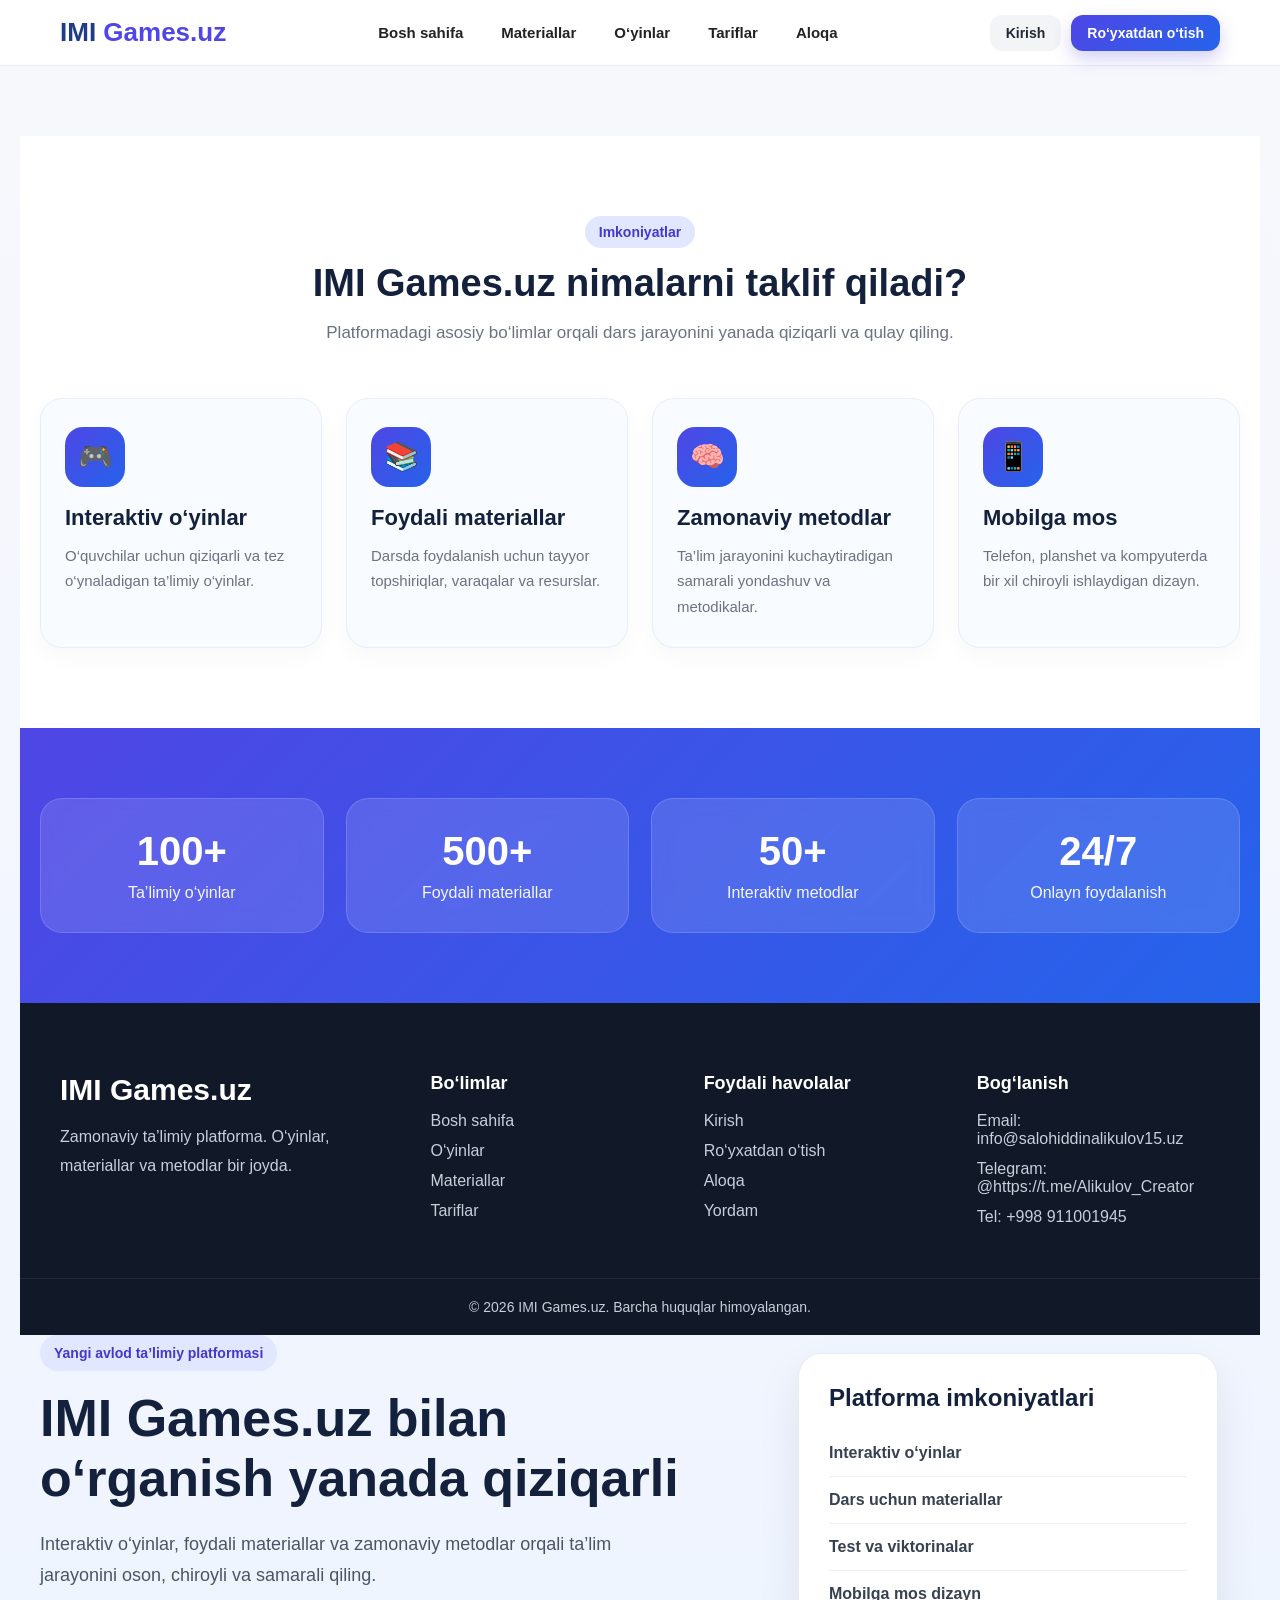
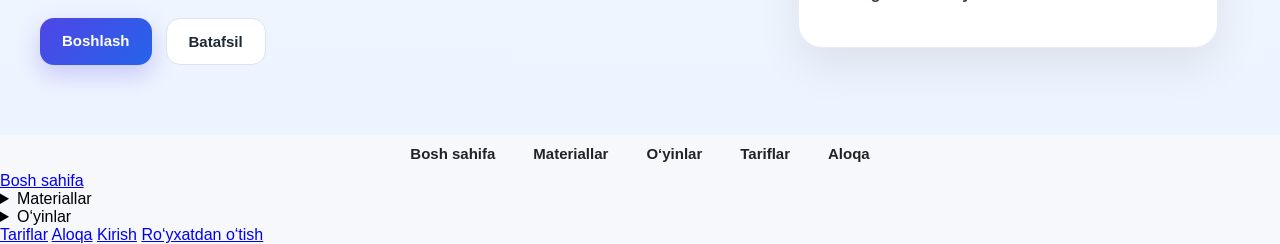
<file: index.html>
<!DOCTYPE html>
<html lang="uz">
<head>
  <meta charset="UTF-8" />
  <meta name="viewport" content="width=device-width, initial-scale=1.0" />
  <title>IMI Games.uz</title>
  <link rel="stylesheet" href="style.css" />
</head>
<body>

<nav class="navbar">
  <div class="nav-container">
    <a href="index.html" class="logo">IMI <span>Games.uz</span></a>

    <ul class="nav-menu">
      <li><a href="index.html">Bosh sahifa</a></li>

      <li>
        <a href="materials.html">Materiallar</a>
        <div class="dropdown">
          <a href="materials.html">Ishchi varaq</a>
          <a href="materials.html">Mavzu yuzasidan</a>
          <a href="materials.html">Krossword</a>
        </div>
      </li>

      <li>
        <a href="games.html">O‘yinlar</a>
        <div class="dropdown">
          <a href="games.html">Bepul o‘yinlar</a>
          <a href="games.html">Onlayn o‘ynash</a>
          <a href="games.html">Viktorina</a>
          <a href="games.html">Juftini top</a>
          <a href="games.html">Guruhlash</a>
          <a href="games.html">Random</a>
        </div>
      </li>

      <li><a href="pricing.html">Tariflar</a></li>
      <li><a href="contact.html">Aloqa</a></li>
    </ul>

    <div class="nav-actions">
      <a href="login.html" class="login-btn">Kirish</a>
      <a href="register.html" class="register-btn">Ro‘yxatdan o‘tish</a>
    </div>

    <button class="menu-toggle" onclick="toggleMenu()">☰</button>
  </div>

  <div class="mobile-menu" id="mobileMenu">
    <a href="index.html">Bosh sahifa</a>

    <details class="mobile-dropdown">
      <summary>Materiallar</summary>
      <div>
        <a href="materials.html">Ishchi varaq</a>
        <a href="materials.html">Mavzu yuzasidan</a>
        <a href="materials.html">Krossword</a>
      </div>
    </details>

    <details class="mobile-dropdown">
      <summary>O‘yinlar</summary>
      <div>
        <a href="games.html">Bepul o‘yinlar</a>
        <a href="games.html">Onlayn o‘ynash</a>
        <a href="games.html">Viktorina</a>
        <a href="games.html">Juftini top</a>
        <a href="games.html">Guruhlash</a>
        <a href="games.html">Random</a>
      </div>
    </details>

    <a href="pricing.html">Tariflar</a>
    <a href="contact.html">Aloqa</a>
    <a href="login.html">Kirish</a>
    <a href="register.html">Ro‘yxatdan o‘tish</a>
  </div>
</nav>
<section class="hero">
    <section class="features">
  <div class="section-title">
    <span>Imkoniyatlar</span>
    <h2>IMI Games.uz nimalarni taklif qiladi?</h2>
    <p>Platformadagi asosiy bo‘limlar orqali dars jarayonini yanada qiziqarli va qulay qiling.</p>
  </div>

  <div class="features-container">
    <div class="feature-card">
      <div class="feature-icon">🎮</div>
      <h3>Interaktiv o‘yinlar</h3>
      <p>O‘quvchilar uchun qiziqarli va tez o‘ynaladigan ta’limiy o‘yinlar.</p>
    </div>

    <div class="feature-card">
      <div class="feature-icon">📚</div>
      <h3>Foydali materiallar</h3>
      <p>Darsda foydalanish uchun tayyor topshiriqlar, varaqalar va resurslar.</p>
    </div>

    <div class="feature-card">
      <div class="feature-icon">🧠</div>
      <h3>Zamonaviy metodlar</h3>
      <p>Ta’lim jarayonini kuchaytiradigan samarali yondashuv va metodikalar.</p>
    </div>

    <div class="feature-card">
      <div class="feature-icon">📱</div>
      <h3>Mobilga mos</h3>
      <p>Telefon, planshet va kompyuterda bir xil chiroyli ishlaydigan dizayn.</p>
    </div>
  </div>
</section>

<section class="stats">
  <div class="stats-container">
    <div class="stat-box">
      <h3>100+</h3>
      <p>Ta’limiy o‘yinlar</p>
    </div>

    <div class="stat-box">
      <h3>500+</h3>
      <p>Foydali materiallar</p>
    </div>

    <div class="stat-box">
      <h3>50+</h3>
      <p>Interaktiv metodlar</p>
    </div>

    <div class="stat-box">
      <h3>24/7</h3>
      <p>Onlayn foydalanish</p>
    </div>
  </div>
</section>

<footer class="footer">
  <div class="footer-container">
    <div class="footer-brand">
      <h2>IMI Games.uz</h2>
      <p>
        Zamonaviy ta’limiy platforma. O‘yinlar, materiallar va metodlar bir joyda.
      </p>
    </div>

    <div class="footer-links">
      <h4>Bo‘limlar</h4>
      <a href="#">Bosh sahifa</a>
      <a href="#">O‘yinlar</a>
      <a href="#">Materiallar</a>
      <a href="#">Tariflar</a>
    </div>

    <div class="footer-links">
      <h4>Foydali havolalar</h4>
      <a href="#">Kirish</a>
      <a href="#">Ro‘yxatdan o‘tish</a>
      <a href="#">Aloqa</a>
      <a href="#">Yordam</a>
    </div>

    <div class="footer-links">
      <h4>Bog‘lanish</h4>
      <a href="#">Email: info@salohiddinalikulov15.uz</a>
      <a href="#">Telegram: @https://t.me/Alikulov_Creator</a>
      <a href="#">Tel: +998 911001945</a>
    </div>
  </div>

  <div class="footer-bottom">
    <p>© 2026 IMI Games.uz. Barcha huquqlar himoyalangan.</p>
  </div>
</footer>
  <div class="hero-container">
    <div class="hero-left">
      <span class="hero-badge">Yangi avlod ta’limiy platformasi</span>
      <h1>IMI Games.uz bilan o‘rganish yanada qiziqarli</h1>
      <p>
        Interaktiv o‘yinlar, foydali materiallar va zamonaviy metodlar orqali
        ta’lim jarayonini oson, chiroyli va samarali qiling.
      </p>

      <div class="hero-buttons">
        <a href="#" class="hero-btn primary">Boshlash</a>
        <a href="#" class="hero-btn secondary">Batafsil</a>
      </div>
    </div>

    <div class="hero-right">
      <div class="hero-card">
        <h3>Platforma imkoniyatlari</h3>
        <ul>
          <li>Interaktiv o‘yinlar</li>
          <li>Dars uchun materiallar</li>
          <li>Test va viktorinalar</li>
          <li>Mobilga mos dizayn</li>
        </ul>
      </div>
    </div>
  </div>
</section>
  <script src="script.js"></script>
</body>
</html>
<ul class="nav-menu">
  <li><a href="index.html">Bosh sahifa</a></li>

  <li>
    <a href="materials.html">Materiallar</a>
    <div class="dropdown">
      <a href="materials.html">Ishchi varaq</a>
      <a href="materials.html">Mavzu yuzasidan</a>
      <a href="materials.html">Krossword</a>
    </div>
  </li>

  <li>
    <a href="games.html">O‘yinlar</a>
    <div class="dropdown">
      <a href="games.html">Bepul o‘yinlar</a>
      <a href="games.html">Onlayn o‘ynash</a>
      <a href="games.html">Viktorina</a>
      <a href="games.html">Juftini top</a>
      <a href="games.html">Guruhlash</a>
      <a href="games.html">Random</a>
    </div>
  </li>

  <li><a href="pricing.html">Tariflar</a></li>
  <li><a href="contact.html">Aloqa</a></li>
</ul>
<a href="index.html">Bosh sahifa</a>

<details class="mobile-dropdown">
  <summary>Materiallar</summary>
  <div>
    <a href="materials.html">Ishchi varaq</a>
    <a href="materials.html">Mavzu yuzasidan</a>
    <a href="materials.html">Krossword</a>
  </div>
</details>

<details class="mobile-dropdown">
  <summary>O‘yinlar</summary>
  <div>
    <a href="games.html">Bepul o‘yinlar</a>
    <a href="games.html">Onlayn o‘ynash</a>
    <a href="games.html">Viktorina</a>
    <a href="games.html">Juftini top</a>
    <a href="games.html">Guruhlash</a>
    <a href="games.html">Random</a>
  </div>
</details>

<a href="pricing.html">Tariflar</a>
<a href="contact.html">Aloqa</a>
<a href="login.html">Kirish</a>
<a href="register.html">Ro‘yxatdan o‘tish</a>
</file>
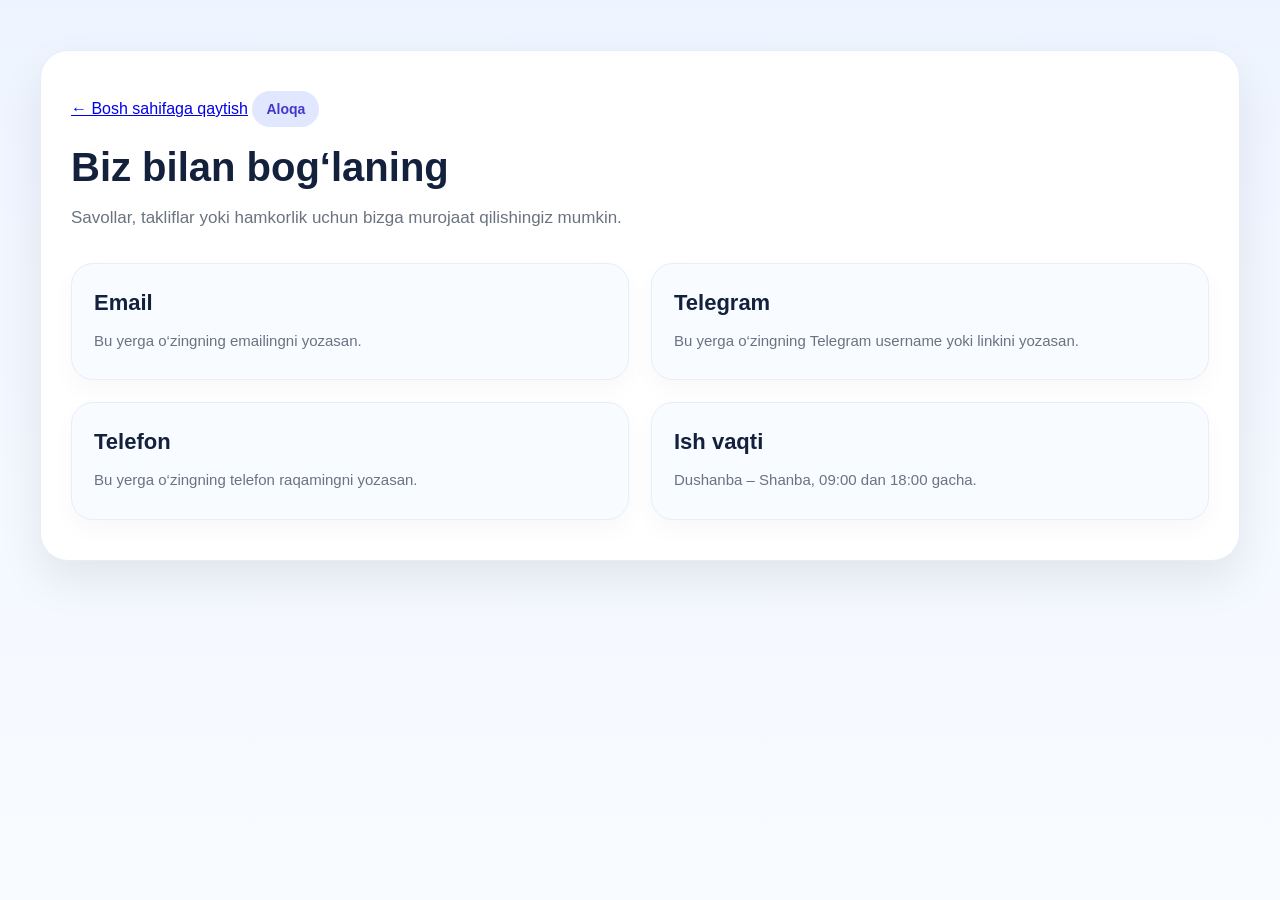
<file: contact.html>
<!DOCTYPE html>
<html lang="uz">
<head>
  <meta charset="UTF-8" />
  <meta name="viewport" content="width=device-width, initial-scale=1.0" />
  <title>Aloqa | IMI Games.uz</title>
  <link rel="stylesheet" href="style.css" />
</head>
<body>

  <section class="page-section">
    <div class="page-box">
      <a href="index.html" class="auth-back">← Bosh sahifaga qaytish</a>
      <span class="page-badge">Aloqa</span>
      <h1>Biz bilan bog‘laning</h1>
      <p class="page-text">
        Savollar, takliflar yoki hamkorlik uchun bizga murojaat qilishingiz mumkin.
      </p>

      <div class="contact-grid">
        <div class="page-card">
          <h3>Email</h3>
          <p>Bu yerga o‘zingning emailingni yozasan.</p>
        </div>

        <div class="page-card">
          <h3>Telegram</h3>
          <p>Bu yerga o‘zingning Telegram username yoki linkini yozasan.</p>
        </div>

        <div class="page-card">
          <h3>Telefon</h3>
          <p>Bu yerga o‘zingning telefon raqamingni yozasan.</p>
        </div>

        <div class="page-card">
          <h3>Ish vaqti</h3>
          <p>Dushanba – Shanba, 09:00 dan 18:00 gacha.</p>
        </div>
      </div>
    </div>
  </section>

</body>
</html>
</file>
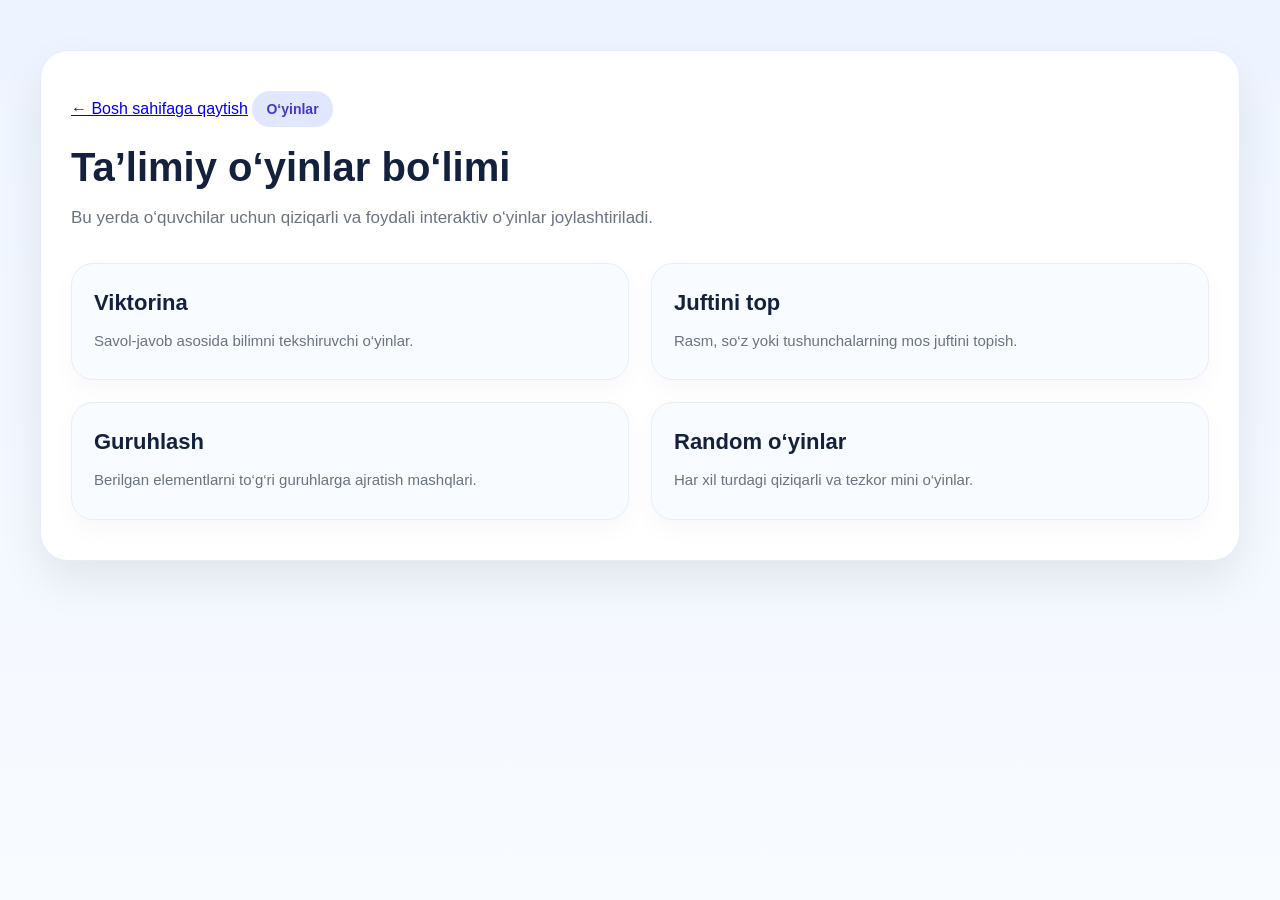
<file: games.html>
<!DOCTYPE html>
<html lang="uz">
<head>
  <meta charset="UTF-8" />
  <meta name="viewport" content="width=device-width, initial-scale=1.0" />
  <title>O‘yinlar | IMI Games.uz</title>
  <link rel="stylesheet" href="style.css" />
</head>
<body>

  <section class="page-section">
    <div class="page-box">
      <a href="index.html" class="auth-back">← Bosh sahifaga qaytish</a>
      <span class="page-badge">O‘yinlar</span>
      <h1>Ta’limiy o‘yinlar bo‘limi</h1>
      <p class="page-text">
        Bu yerda o‘quvchilar uchun qiziqarli va foydali interaktiv o‘yinlar joylashtiriladi.
      </p>

      <div class="page-grid">
        <div class="page-card">
          <h3>Viktorina</h3>
          <p>Savol-javob asosida bilimni tekshiruvchi o‘yinlar.</p>
        </div>

        <div class="page-card">
          <h3>Juftini top</h3>
          <p>Rasm, so‘z yoki tushunchalarning mos juftini topish.</p>
        </div>

        <div class="page-card">
          <h3>Guruhlash</h3>
          <p>Berilgan elementlarni to‘g‘ri guruhlarga ajratish mashqlari.</p>
        </div>

        <div class="page-card">
          <h3>Random o‘yinlar</h3>
          <p>Har xil turdagi qiziqarli va tezkor mini o‘yinlar.</p>
        </div>
      </div>
    </div>
  </section>

</body>
</html>
</file>
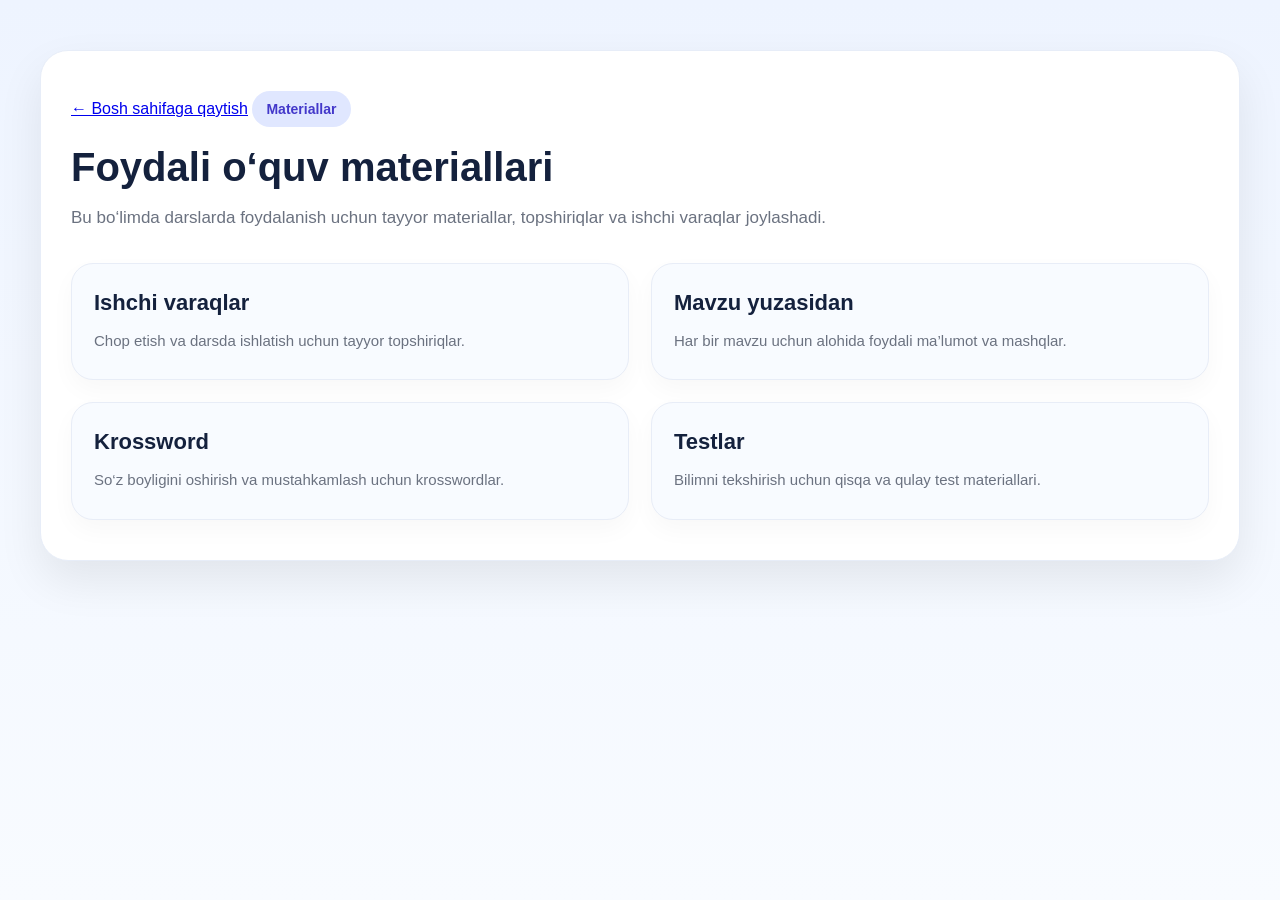
<file: materials.html>
<!DOCTYPE html>
<html lang="uz">
<head>
  <meta charset="UTF-8" />
  <meta name="viewport" content="width=device-width, initial-scale=1.0" />
  <title>Materiallar | IMI Games.uz</title>
  <link rel="stylesheet" href="style.css" />
</head>
<body>

  <section class="page-section">
    <div class="page-box">
      <a href="index.html" class="auth-back">← Bosh sahifaga qaytish</a>
      <span class="page-badge">Materiallar</span>
      <h1>Foydali o‘quv materiallari</h1>
      <p class="page-text">
        Bu bo‘limda darslarda foydalanish uchun tayyor materiallar, topshiriqlar va ishchi varaqlar joylashadi.
      </p>

      <div class="page-grid">
        <div class="page-card">
          <h3>Ishchi varaqlar</h3>
          <p>Chop etish va darsda ishlatish uchun tayyor topshiriqlar.</p>
        </div>

        <div class="page-card">
          <h3>Mavzu yuzasidan</h3>
          <p>Har bir mavzu uchun alohida foydali ma’lumot va mashqlar.</p>
        </div>

        <div class="page-card">
          <h3>Krossword</h3>
          <p>So‘z boyligini oshirish va mustahkamlash uchun krosswordlar.</p>
        </div>

        <div class="page-card">
          <h3>Testlar</h3>
          <p>Bilimni tekshirish uchun qisqa va qulay test materiallari.</p>
        </div>
      </div>
    </div>
  </section>

</body>
</html>
</file>
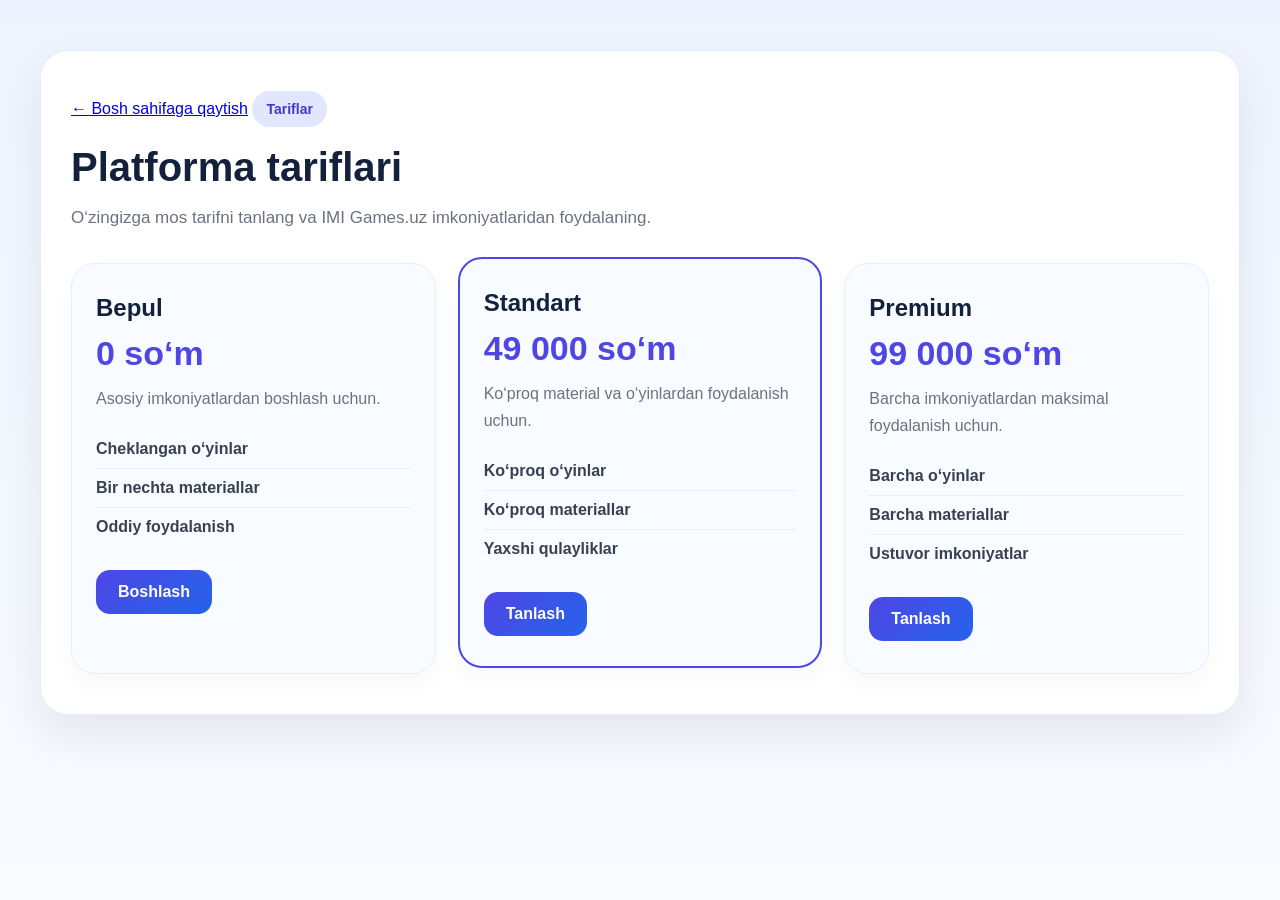
<file: pricing.html>
<!DOCTYPE html>
<html lang="uz">
<head>
  <meta charset="UTF-8" />
  <meta name="viewport" content="width=device-width, initial-scale=1.0" />
  <title>Tariflar | IMI Games.uz</title>
  <link rel="stylesheet" href="style.css" />
</head>
<body>

  <section class="page-section">
    <div class="page-box">
      <a href="index.html" class="auth-back">← Bosh sahifaga qaytish</a>
      <span class="page-badge">Tariflar</span>
      <h1>Platforma tariflari</h1>
      <p class="page-text">
        O‘zingizga mos tarifni tanlang va IMI Games.uz imkoniyatlaridan foydalaning.
      </p>

      <div class="pricing-grid">
        <div class="price-card">
          <h3>Bepul</h3>
          <div class="price">0 so‘m</div>
          <p>Asosiy imkoniyatlardan boshlash uchun.</p>
          <ul>
            <li>Cheklangan o‘yinlar</li>
            <li>Bir nechta materiallar</li>
            <li>Oddiy foydalanish</li>
          </ul>
          <a href="register.html" class="price-btn">Boshlash</a>
        </div>

        <div class="price-card featured">
          <h3>Standart</h3>
          <div class="price">49 000 so‘m</div>
          <p>Ko‘proq material va o‘yinlardan foydalanish uchun.</p>
          <ul>
            <li>Ko‘proq o‘yinlar</li>
            <li>Ko‘proq materiallar</li>
            <li>Yaxshi qulayliklar</li>
          </ul>
          <a href="register.html" class="price-btn">Tanlash</a>
        </div>

        <div class="price-card">
          <h3>Premium</h3>
          <div class="price">99 000 so‘m</div>
          <p>Barcha imkoniyatlardan maksimal foydalanish uchun.</p>
          <ul>
            <li>Barcha o‘yinlar</li>
            <li>Barcha materiallar</li>
            <li>Ustuvor imkoniyatlar</li>
          </ul>
          <a href="register.html" class="price-btn">Tanlash</a>
        </div>
      </div>
    </div>
  </section>

</body>
</html>
</file>
<file: style.css>
* {
  margin: 0;
  padding: 0;
  box-sizing: border-box;
  font-family: Arial, sans-serif;
}

body {
  background: #f7f8fc;
}

.navbar {
  width: 100%;
  background: #ffffff;
  border-bottom: 1px solid #e9ecf5;
  position: sticky;
  top: 0;
  z-index: 1000;
}

.nav-container {
  max-width: 1200px;
  margin: 0 auto;
  padding: 14px 20px;
  display: flex;
  align-items: center;
  justify-content: space-between;
  gap: 20px;
}

.logo {
  font-size: 26px;
  font-weight: 800;
  color: #1f3c88;
  text-decoration: none;
  white-space: nowrap;
}

.logo span {
  color: #4f46e5;
}

.nav-menu {
  display: flex;
  align-items: center;
  gap: 10px;
  list-style: none;
  flex: 1;
  justify-content: center;
}

.nav-menu > li {
  position: relative;
}

.nav-menu > li > a {
  text-decoration: none;
  color: #222;
  font-size: 15px;
  font-weight: 600;
  padding: 10px 14px;
  border-radius: 10px;
  display: inline-block;
  transition: 0.25s ease;
}

.nav-menu > li > a:hover {
  background: #eef2ff;
  color: #4338ca;
}

.dropdown {
  position: absolute;
  top: 115%;
  left: 0;
  min-width: 230px;
  background: #fff;
  border: 1px solid #e5e7eb;
  border-radius: 14px;
  box-shadow: 0 12px 30px rgba(0, 0, 0, 0.08);
  padding: 10px;
  display: none;
}

.dropdown a {
  display: block;
  text-decoration: none;
  color: #333;
  padding: 12px 12px;
  border-radius: 10px;
  font-size: 14px;
  transition: 0.2s ease;
}

.dropdown a:hover {
  background: #f3f4f6;
  color: #4338ca;
}

.nav-menu li:hover .dropdown {
  display: block;
}

.nav-actions {
  display: flex;
  align-items: center;
  gap: 10px;
  white-space: nowrap;
}

.login-btn,
.register-btn {
  text-decoration: none;
  padding: 10px 16px;
  border-radius: 12px;
  font-size: 14px;
  font-weight: 700;
  transition: 0.25s ease;
}

.login-btn {
  color: #1f2937;
  background: #f3f4f6;
}

.login-btn:hover {
  background: #e5e7eb;
}

.register-btn {
  color: white;
  background: linear-gradient(135deg, #4f46e5, #2563eb);
  box-shadow: 0 8px 18px rgba(79, 70, 229, 0.25);
}

.register-btn:hover {
  transform: translateY(-1px);
  opacity: 0.95;
}

.menu-toggle {
  display: none;
  font-size: 28px;
  background: none;
  border: none;
  cursor: pointer;
  color: #222;
}

.mobile-menu {
  display: none;
}

@media (max-width: 900px) {
  .menu-toggle {
    display: block;
  }

  .nav-menu,
  .nav-actions {
    display: none;
  }

  .mobile-menu {
    max-width: 1200px;
    margin: 0 auto;
    padding: 0 20px 18px;
  }

  .mobile-menu.active {
    display: block;
  }

  .mobile-menu a,
  .mobile-dropdown summary {
    display: block;
    text-decoration: none;
    color: #222;
    background: #fff;
    padding: 12px 14px;
    border-radius: 12px;
    margin-top: 10px;
    border: 1px solid #eceff6;
    font-weight: 600;
  }

  .mobile-dropdown {
    margin-top: 10px;
  }

  .mobile-dropdown div {
    padding-left: 10px;
  }

  .mobile-dropdown div a {
    margin-top: 8px;
    font-weight: 500;
  }
}
.hero {
  padding: 70px 20px;
  background: linear-gradient(180deg, #f7f8fc 0%, #eef4ff 100%);
}

.hero-container {
  max-width: 1200px;
  margin: 0 auto;
  display: grid;
  grid-template-columns: 1.2fr 0.8fr;
  gap: 40px;
  align-items: center;
}

.hero-left h1 {
  font-size: 52px;
  line-height: 1.15;
  color: #14213d;
  margin-bottom: 20px;
}

.hero-left p {
  font-size: 18px;
  line-height: 1.7;
  color: #4b5563;
  max-width: 620px;
  margin-bottom: 28px;
}

.hero-badge {
  display: inline-block;
  background: #e0e7ff;
  color: #4338ca;
  font-weight: 700;
  font-size: 14px;
  padding: 10px 14px;
  border-radius: 999px;
  margin-bottom: 18px;
}

.hero-buttons {
  display: flex;
  gap: 14px;
  flex-wrap: wrap;
}

.hero-btn {
  text-decoration: none;
  padding: 14px 22px;
  border-radius: 14px;
  font-weight: 700;
  font-size: 15px;
  transition: 0.25s ease;
}

.hero-btn.primary {
  background: linear-gradient(135deg, #4f46e5, #2563eb);
  color: white;
  box-shadow: 0 10px 25px rgba(79, 70, 229, 0.25);
}

.hero-btn.primary:hover {
  transform: translateY(-2px);
}

.hero-btn.secondary {
  background: white;
  color: #1f2937;
  border: 1px solid #dbe2f0;
}

.hero-btn.secondary:hover {
  background: #f8fafc;
}

.hero-right {
  display: flex;
  justify-content: center;
}

.hero-card {
  width: 100%;
  max-width: 420px;
  background: white;
  border-radius: 24px;
  padding: 30px;
  box-shadow: 0 18px 45px rgba(0, 0, 0, 0.08);
  border: 1px solid #e8ecf7;
}

.hero-card h3 {
  font-size: 24px;
  color: #14213d;
  margin-bottom: 18px;
}

.hero-card ul {
  list-style: none;
}

.hero-card ul li {
  padding: 14px 0;
  border-bottom: 1px solid #edf1f7;
  color: #374151;
  font-weight: 600;
}

.hero-card ul li:last-child {
  border-bottom: none;
}

@media (max-width: 900px) {
  .hero {
    padding: 45px 20px;
  }

  .hero-container {
    grid-template-columns: 1fr;
  }

  .hero-left h1 {
    font-size: 34px;
  }

  .hero-left p {
    font-size: 16px;
  }
}
.section-title {
  text-align: center;
  max-width: 760px;
  margin: 0 auto 50px;
  padding: 0 20px;
}

.section-title span {
  display: inline-block;
  background: #e0e7ff;
  color: #4338ca;
  padding: 8px 14px;
  border-radius: 999px;
  font-size: 14px;
  font-weight: 700;
  margin-bottom: 14px;
}

.section-title h2 {
  font-size: 38px;
  color: #14213d;
  margin-bottom: 14px;
}

.section-title p {
  font-size: 17px;
  color: #6b7280;
  line-height: 1.7;
}

.features {
  padding: 80px 20px;
  background: #ffffff;
}

.features-container {
  max-width: 1200px;
  margin: 0 auto;
  display: grid;
  grid-template-columns: repeat(4, 1fr);
  gap: 24px;
}

.feature-card {
  background: #f8fbff;
  border: 1px solid #e8edf7;
  border-radius: 22px;
  padding: 28px 24px;
  transition: 0.3s ease;
  box-shadow: 0 10px 25px rgba(0, 0, 0, 0.03);
}

.feature-card:hover {
  transform: translateY(-6px);
  box-shadow: 0 18px 35px rgba(0, 0, 0, 0.08);
}

.feature-icon {
  width: 60px;
  height: 60px;
  border-radius: 18px;
  display: flex;
  align-items: center;
  justify-content: center;
  background: linear-gradient(135deg, #4f46e5, #2563eb);
  color: white;
  font-size: 28px;
  margin-bottom: 18px;
}

.feature-card h3 {
  font-size: 22px;
  color: #14213d;
  margin-bottom: 12px;
}

.feature-card p {
  font-size: 15px;
  color: #6b7280;
  line-height: 1.7;
}

.stats {
  padding: 70px 20px;
  background: linear-gradient(135deg, #4f46e5, #2563eb);
}

.stats-container {
  max-width: 1200px;
  margin: 0 auto;
  display: grid;
  grid-template-columns: repeat(4, 1fr);
  gap: 22px;
}

.stat-box {
  background: rgba(255, 255, 255, 0.12);
  border: 1px solid rgba(255,255,255,0.15);
  backdrop-filter: blur(10px);
  border-radius: 22px;
  padding: 30px 20px;
  text-align: center;
  color: white;
}

.stat-box h3 {
  font-size: 40px;
  margin-bottom: 10px;
}

.stat-box p {
  font-size: 16px;
  opacity: 0.95;
}

.footer {
  background: #111827;
  color: white;
  padding-top: 70px;
}

.footer-container {
  max-width: 1200px;
  margin: 0 auto;
  padding: 0 20px 40px;
  display: grid;
  grid-template-columns: 1.4fr 1fr 1fr 1fr;
  gap: 30px;
}

.footer-brand h2 {
  font-size: 30px;
  margin-bottom: 16px;
}

.footer-brand p {
  color: #c7cfdb;
  line-height: 1.8;
  max-width: 340px;
}

.footer-links h4 {
  font-size: 18px;
  margin-bottom: 18px;
}

.footer-links a {
  display: block;
  color: #c7cfdb;
  text-decoration: none;
  margin-bottom: 12px;
  transition: 0.2s ease;
}

.footer-links a:hover {
  color: white;
}

.footer-bottom {
  border-top: 1px solid rgba(255,255,255,0.08);
  text-align: center;
  padding: 20px;
  color: #c7cfdb;
  font-size: 14px;
}

@media (max-width: 1000px) {
  .features-container,
  .stats-container,
  .footer-container {
    grid-template-columns: repeat(2, 1fr);
  }
}

@media (max-width: 700px) {
  .section-title h2 {
    font-size: 28px;
  }

  .features,
  .stats {
    padding: 55px 20px;
  }

  .features-container,
  .stats-container,
  .footer-container {
    grid-template-columns: 1fr;
  }

  .stat-box h3 {
    font-size: 32px;
  }

  .footer-brand h2 {
    font-size: 25px;
  }
}
.page-section {
  min-height: 100vh;
  padding: 50px 20px;
  background: linear-gradient(180deg, #eef4ff 0%, #f8fbff 100%);
}

.page-box {
  max-width: 1200px;
  margin: 0 auto;
  background: white;
  border-radius: 28px;
  padding: 40px 30px;
  box-shadow: 0 20px 45px rgba(0, 0, 0, 0.08);
  border: 1px solid #e7edf8;
}

.page-badge {
  display: inline-block;
  background: #e0e7ff;
  color: #4338ca;
  font-weight: 700;
  font-size: 14px;
  padding: 10px 14px;
  border-radius: 999px;
  margin-bottom: 18px;
}

.page-box h1 {
  font-size: 40px;
  color: #14213d;
  margin-bottom: 14px;
}

.page-text {
  font-size: 17px;
  color: #6b7280;
  line-height: 1.7;
  margin-bottom: 30px;
  max-width: 760px;
}

.page-grid,
.contact-grid {
  display: grid;
  grid-template-columns: repeat(2, 1fr);
  gap: 22px;
}

.page-card {
  background: #f8fbff;
  border: 1px solid #e8edf7;
  border-radius: 22px;
  padding: 26px 22px;
  box-shadow: 0 10px 25px rgba(0, 0, 0, 0.03);
}

.page-card h3 {
  font-size: 22px;
  color: #14213d;
  margin-bottom: 12px;
}

.page-card p {
  color: #6b7280;
  line-height: 1.7;
  font-size: 15px;
}

.pricing-grid {
  display: grid;
  grid-template-columns: repeat(3, 1fr);
  gap: 22px;
}

.price-card {
  background: #f8fbff;
  border: 1px solid #e8edf7;
  border-radius: 24px;
  padding: 30px 24px;
  text-align: left;
  box-shadow: 0 10px 25px rgba(0, 0, 0, 0.03);
}

.price-card.featured {
  border: 2px solid #4f46e5;
  transform: translateY(-6px);
}

.price-card h3 {
  font-size: 24px;
  color: #14213d;
  margin-bottom: 12px;
}

.price {
  font-size: 34px;
  font-weight: 800;
  color: #4f46e5;
  margin-bottom: 12px;
}

.price-card p {
  color: #6b7280;
  margin-bottom: 18px;
  line-height: 1.7;
}

.price-card ul {
  list-style: none;
  margin-bottom: 24px;
}

.price-card ul li {
  padding: 10px 0;
  border-bottom: 1px solid #e8edf7;
  color: #374151;
  font-weight: 600;
}

.price-card ul li:last-child {
  border-bottom: none;
}

.price-btn {
  display: inline-block;
  text-decoration: none;
  background: linear-gradient(135deg, #4f46e5, #2563eb);
  color: white;
  padding: 13px 22px;
  border-radius: 14px;
  font-weight: 700;
  transition: 0.25s ease;
}

.price-btn:hover {
  transform: translateY(-2px);
}

@media (max-width: 900px) {
  .page-grid,
  .contact-grid,
  .pricing-grid {
    grid-template-columns: 1fr;
  }

  .page-box h1 {
    font-size: 30px;
  }

  .page-box {
    padding: 30px 20px;
  }
}
</file>
